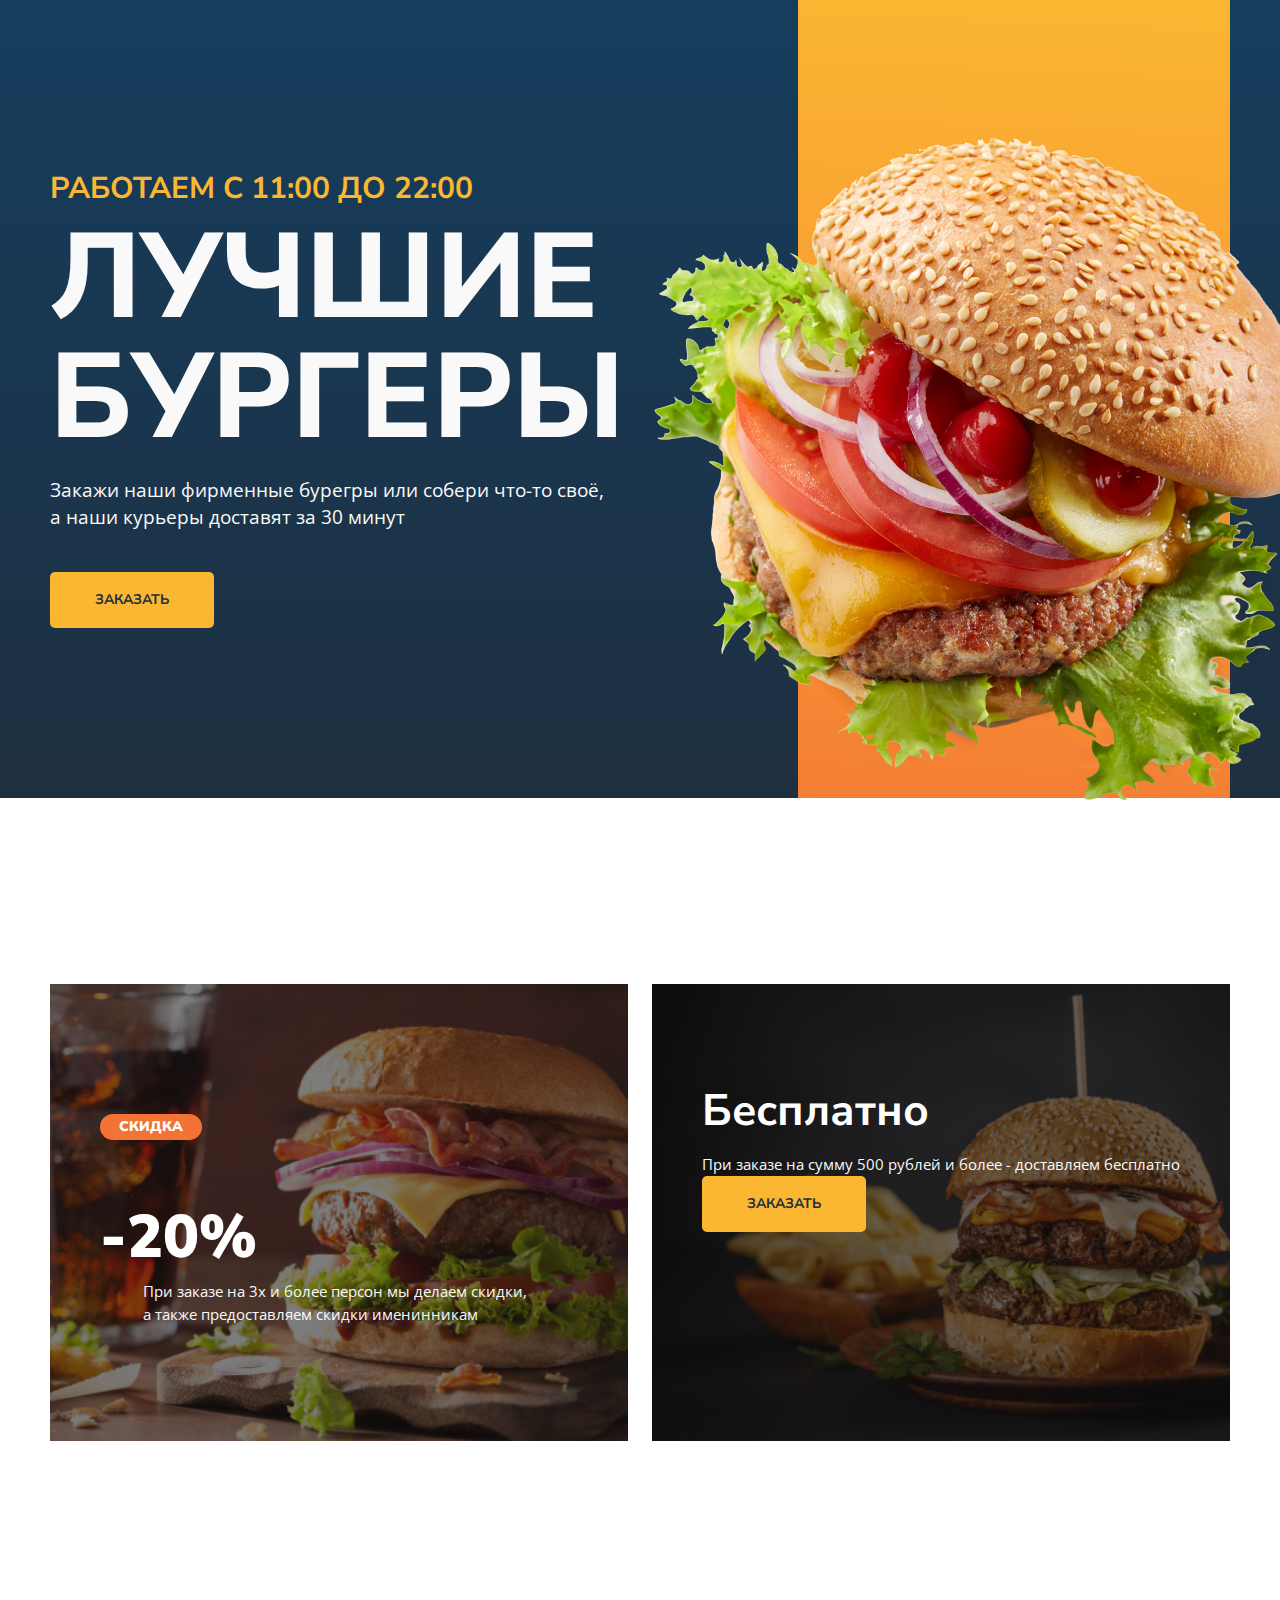
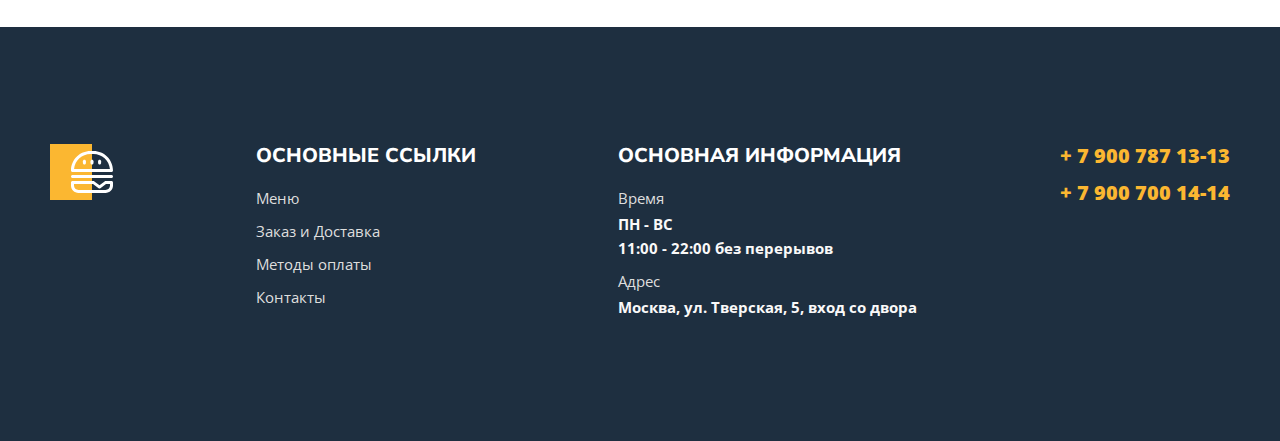
<file: index.html>
<!DOCTYPE html>
<html lang="ru">
<head>
    <meta charset="UTF-8">
    <meta http-equiv="X-UA-Compatible" content="IE=edge">
    <meta name="viewport" content="width=device-width, initial-scale=1.0">
    <title>Burgers</title>
    <link rel="preconnect" href="https://fonts.googleapis.com">
    <link rel="preconnect" href="https://fonts.gstatic.com" crossorigin>
    <link href="https://fonts.googleapis.com/css2?family=Nunito+Sans:wght@600;700;800;900&family=Open+Sans:wght@400;600;700&display=swap" rel="stylesheet">
    <link rel="stylesheet" href="styles/main.css">
    <link rel="stylesheet" href="/styles/normalize.css">
</head>
<body>
    <div class="main">
        <div class="wrapper">
            <div class="content">
                <h1 class="content-title">
                    <span>работаем с 11:00 до 22:00</span>
                    лучшие бургеры
                </h1>
                <p class="content-text">Закажи наши фирменные бурегры или собери что-то своё, а&nbsp;наши курьеры доставят за&nbsp;30&nbsp;минут</p>
                <a class="content-link" href="/menu.html">заказать</a>
            </div>
            <div class="visual">
                <div class="visual-bg"></div>
                <img src="/images/burger.png" alt="Burger">
            </div>
        </div>
    </div>
    <div class="promo">
        <div class="wrapper">
            <div class="promo-left">
                <p class="sale">Скидка</p>
                <p class="cost">-20%</p>
                <p class="description">При заказе на 3х и более персон мы делаем скидки, а также предоставляем скидки именинникам</p>
            </div>
            <div class="promo-right">
                <p class="free">Бесплатно</p>
                <p class="promo-description">При заказе на сумму 500 рублей и более - доставляем бесплатно</p>
                <a href="#">заказать</a>
            </div>
        </div>
    </div>
    <div class="footer">
        <div class="container">
            <div class="footer-box">
                <div class="footer-item">
                    <img class="footer-logo" src="/images/Logo_light.svg" alt="Logo">
                </div>
                <div class="footer-item">
                    <h2>основные ссылки</h2>
                    <ul class="footer-list">
                        <li><a href="">Меню</a></li>
                        <li><a href="">Заказ и Доставка</a></li>
                        <li><a href="">Методы оплаты</a></li>
                        <li><a href="">Контакты</a></li>
                    </ul>
                </div>
                <div class="footer-item">
                    <h2>основная информация</h2>
                    <ul class="footer-list">
                        <li>
                            <span>Время</span>
                            ПН - ВС <br>
                            11:00 - 22:00 без перерывов
                        </li>
                        <li>
                            <span>Адрес</span>
                            Москва, ул. Тверская, 5, вход со двора
                        </li>
                    </ul>
                </div>
                <div class="footer-tel">
                    <ul class="footer-list footer-list-tel">
                        <li>
                            <a href="tel:+79007871313">+ 7 900 787 13-13</a>
                        </li>
                        <li>
                            <a href="tel:+79007001414">+ 7 900 700 14-14</a>
                        </li>
                    </ul>
                </div>
            </div>
        </div>
    </div>
</body>
</html>
</file>
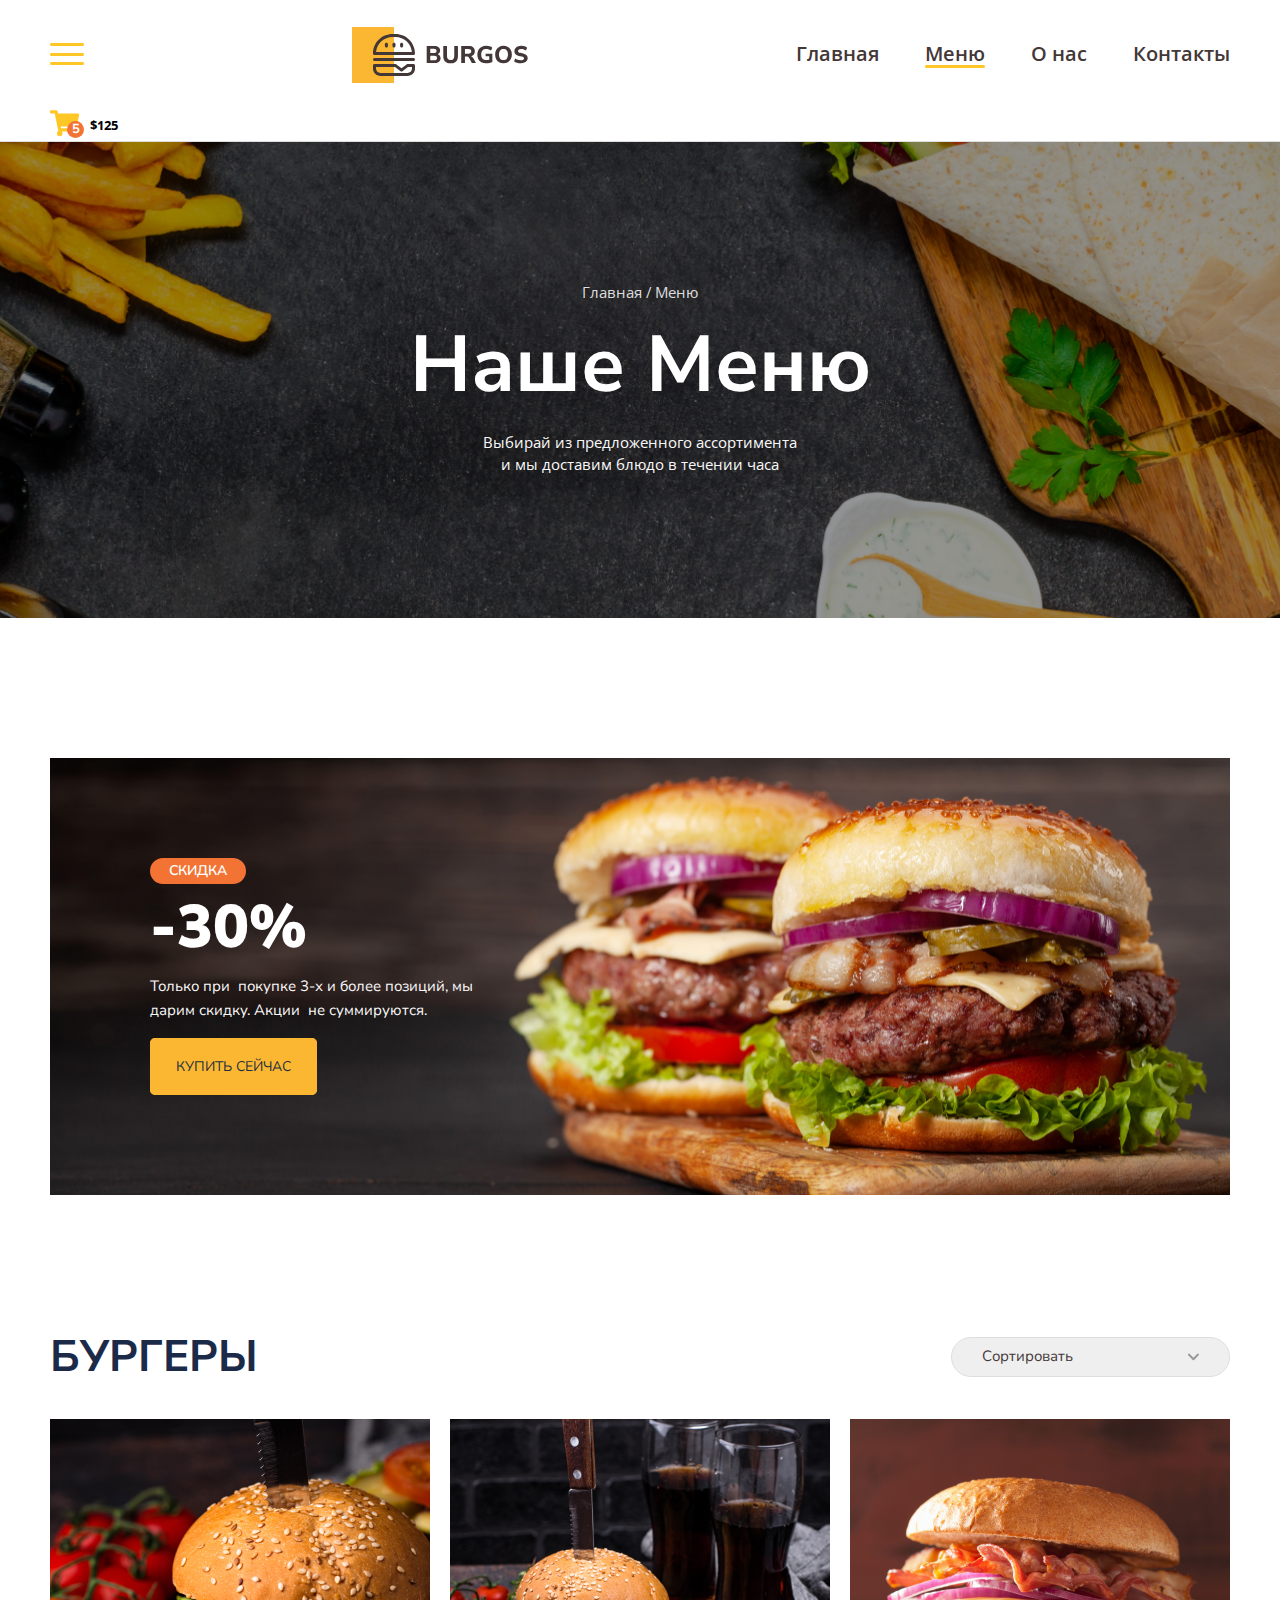
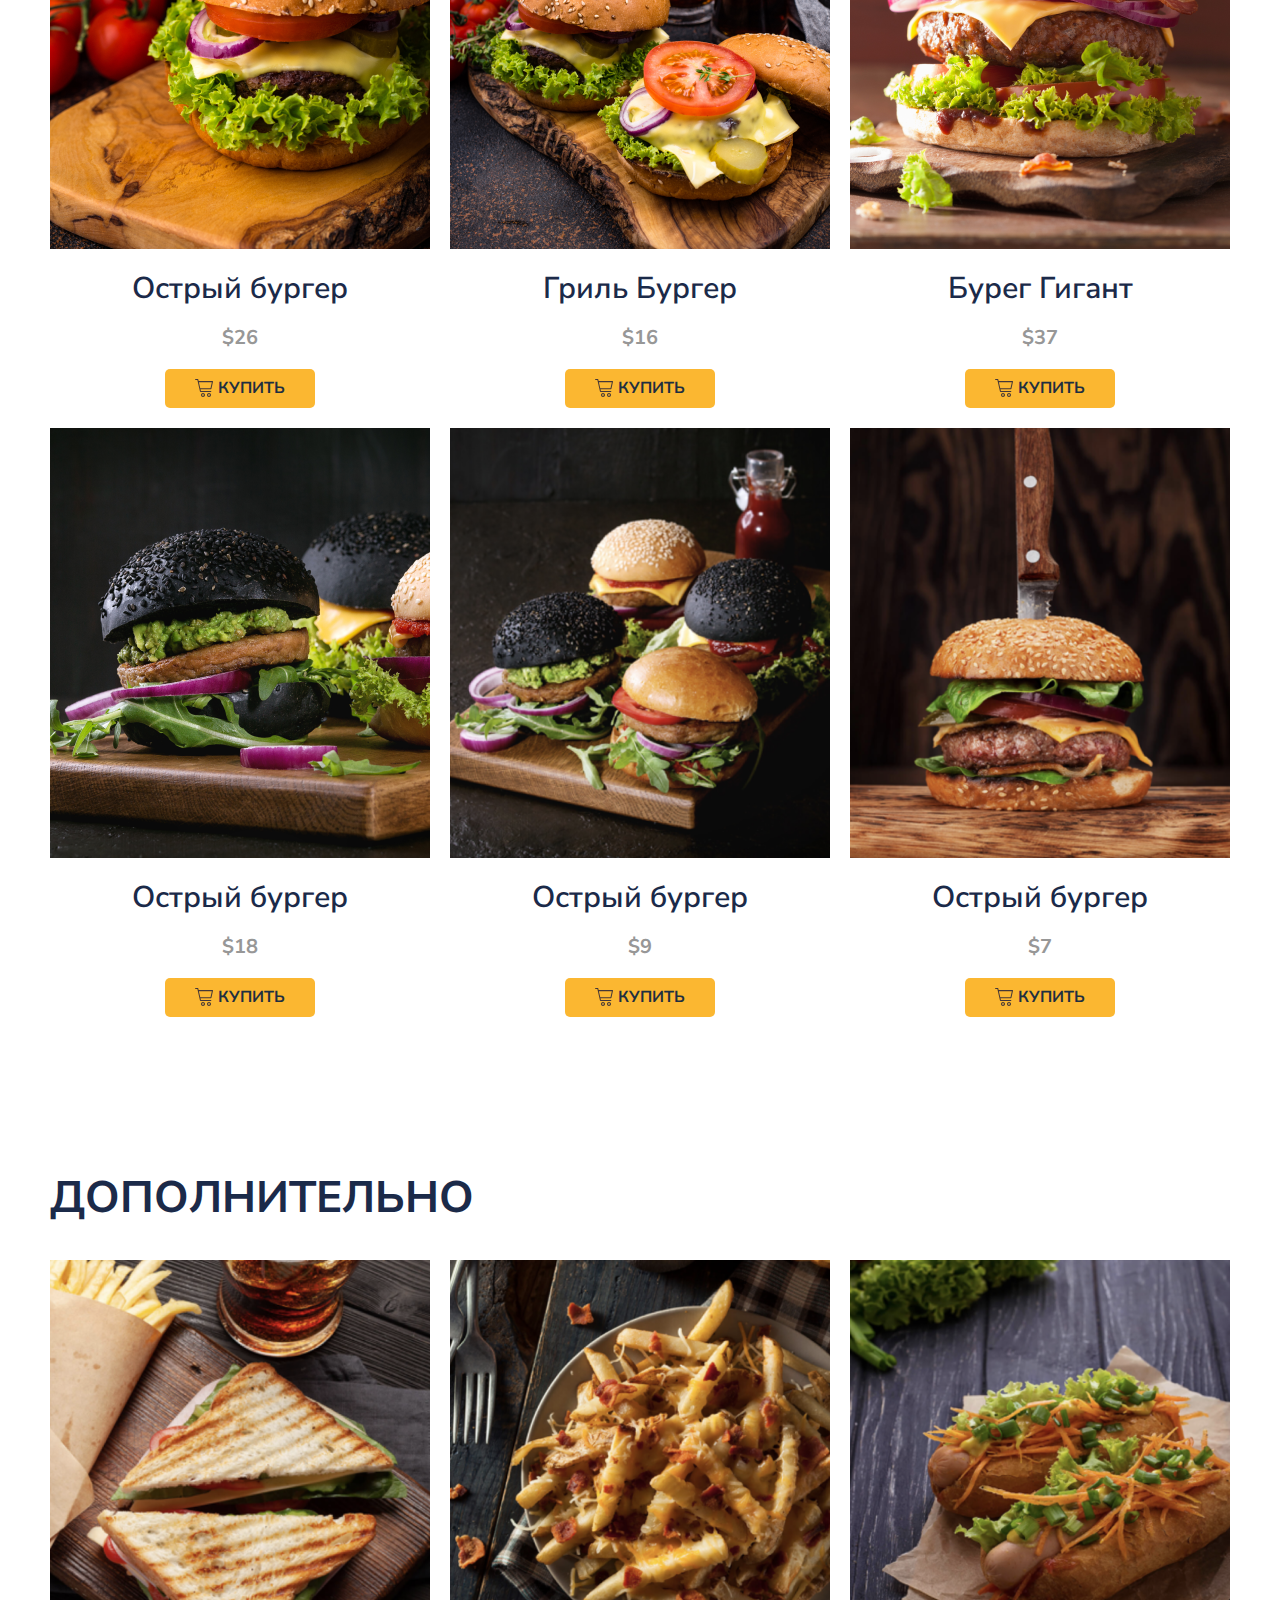
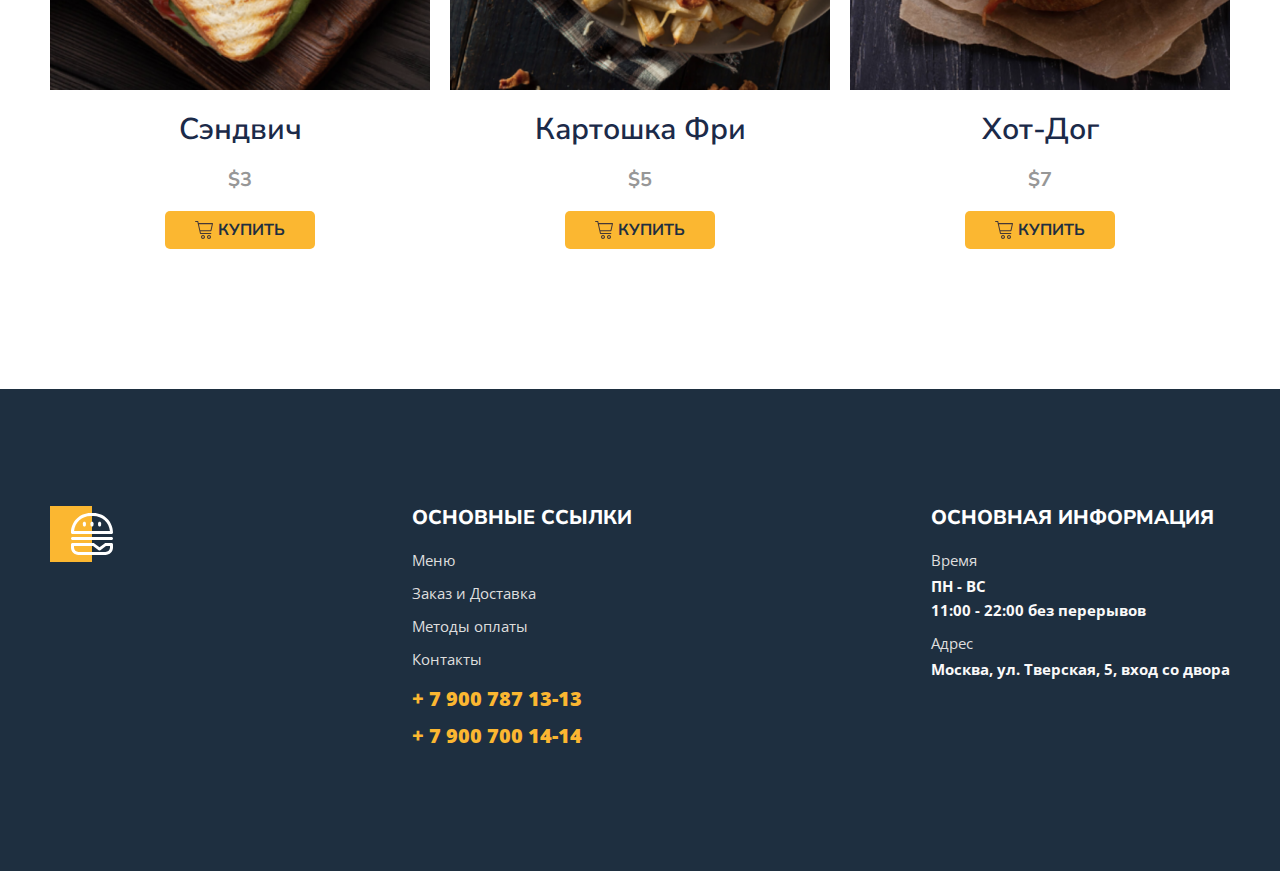
<file: menu.html>
<!DOCTYPE html>
<html lang="ru">
<head>
    <meta charset="UTF-8">
    <meta http-equiv="X-UA-Compatible" content="IE=edge">
    <meta name="viewport" content="width=device-width, initial-scale=1.0">
    <title>Document</title>
    <link rel="stylesheet" href="/styles/main.css">
    <link href="https://fonts.googleapis.com/css2?family=Nunito+Sans:wght@600;700;800;900&family=Open+Sans:wght@400;600;700&display=swap" rel="stylesheet">
    <link rel="stylesheet" href="/styles/normalize.css">
</head>
<body>
    <header id="#headerTop">
        <div class="container">
            <div class="header">
                    <div class="header-burger">
                        <button class="burger" onclick="openModal(burger)" >
                        </button>
                    </div>
                <a href="#" class="header-logo"></a>
                    <nav>
                        <ul class="header-nav">
                            <li> <a href="/index.html">Главная</a></li>
                            <li> <a href="#" class="active">Меню</a></li>
                            <li> <a href="#">О нас</a></li>
                            <li> <a href="#">Контакты</a></li>
                        </ul>
                    </nav>
                </div>
               <button type="button" class="button" >
                <span  class="button-item" >
                    <img src="images/cart.svg" alt="Корзина">
                    <span class="button-count">5</span>
                </span>
                <span  class="button-text">$125</span>
                </button>
            </div>
        </div>
    </header>
    <div class="bg">
        <div class="container">
            <ul class="breadcrumbs">
                <li><a href="/index.html">Главная</a></li>
                <li><a href="#">Меню</a></li>
            </ul>
            <h1 class="title">Наше Меню</h1>
            <p class="description" >Выбирай из предложенного ассортимента и мы доставим блюдо в течении часа</p>
        </div>
    </div>
    <main>
        <div class="banner">
            <div class="container">
                <div class="banner-box">
                    <h2 class="banner-title" >
                        <span>скидка</span>
                        -30%
                    </h2>
                    <p class="banner-text" >
                        Только при&nbsp; покупке 3-х и более позиций,
                            мы&nbsp; дарим скидку. Акции&nbsp; не суммируются.
                    </p>
                    <a href="#menuBurger"  class="banner-link">купить сейчас</a>
                </div>
            </div>
        </div>
        <section class="menu" id="menuBurger">
            <div class="container">
                <div class="menu-header">
                    <h2 class="menu-title">
                        Бургеры
                    </h2>
                    <select name="" id="" class="menu-select" >
                        <option value="">Сортировать</option>
                        <option value="up">По возрастанию</option>
                        <option value="down">По убыванию</option>
                    </select>
                </div>
                <div class="menu-grid">
                    <div class="menu-grid-item">
                        <div class="menu-grid-cover">
                            <img src="images/menu/01.png" alt="Бургер">
                        </div>
                        <p class="menu-grid-title">Острый бургер</p>
                        <p class="menu-grid-price">$26</p>
                        <button type="button" class="menu-grid-btn"> 
                         <span  class="menu-grid-icon"></span>
                         <span class="menu-grid-text">купить</span>   
                        </button>
                    </div>
                    <div class="menu-grid-item">
                        <div class="menu-grid-cover">
                            <img src="images/menu/02.png" alt="Бургер">
                        </div>
                        <p class="menu-grid-title">Гриль Бургер</p>
                        <p class="menu-grid-price">$16</p>
                        <button type="button" class="menu-grid-btn"> 
                         <span  class="menu-grid-icon"></span>
                         <span class="menu-grid-text">купить</span>   
                        </button>
                    </div>
                    <div class="menu-grid-item" >
                        <div class="menu-grid-cover">
                            <img src="images/menu/03.png" alt="Бургер">
                        </div>
                        <p class="menu-grid-title">Бурег Гигант</p>
                        <p class="menu-grid-price">$37</p>
                        <button type="button" class="menu-grid-btn"> 
                         <span  class="menu-grid-icon"></span>
                         <span class="menu-grid-text">купить</span>   
                        </button>
                    </div>
                    <div class="menu-grid-item" >
                        <div class="menu-grid-cover">
                            <img src="images/menu/04.png" alt="Бургер">
                        </div>
                        <p class="menu-grid-title">Острый бургер</p>
                        <p class="menu-grid-price">$18</p>
                        <button type="button" class="menu-grid-btn"> 
                         <span  class="menu-grid-icon"></span>
                         <span class="menu-grid-text">купить</span>   
                        </button>
                    </div>
                    <div class="menu-grid-item" >
                        <div class="menu-grid-cover">
                            <img src="images/menu/05.png" alt="Бургер">
                        </div>
                        <p class="menu-grid-title">Острый бургер</p>
                        <p class="menu-grid-price">$9</p>
                        <button type="button" class="menu-grid-btn"> 
                         <span  class="menu-grid-icon"></span>
                         <span class="menu-grid-text">купить</span>   
                        </button>
                    </div>
                    <div class="menu-grid-item" >
                        <div class="menu-grid-cover">
                            <img src="images/menu/06.png" alt="Бургер">
                        </div>
                        <p class="menu-grid-title">Острый бургер</p>
                        <p class="menu-grid-price">$7</p>
                        <button type="button" class="menu-grid-btn"> 
                         <span  class="menu-grid-icon"></span>
                         <span class="menu-grid-text">купить</span>   
                        </button>
                    </div>
                </div>
        </section>
        <section class="menu menu-other ">
            <div class="container">
                <div class="menu-header">
                    <h2 class="menu-title">
                        Дополнительно
                    </h2>
                </div>
                <div class="menu-grid menu-other">
                    <div class="menu-grid-item">
                        <div class="menu-grid-cover">
                            <img src="images/menu/07.png" alt="">
                        </div>
                        <p class="menu-grid-title">Сэндвич</p>
                        <p class="menu-grid-price">$3</p>
                        <button type="button" class="menu-grid-btn"> 
                         <span  class="menu-grid-icon"></span>
                         <span class="menu-grid-text">купить</span>   
                        </button>
                    </div>
                    <div class="menu-grid-item">
                        <div class="menu-grid-cover">
                            <img src="images/menu/08.png" alt="">
                        </div>
                        <p class="menu-grid-title">Картошка Фри</p>
                        <p class="menu-grid-price">$5</p>
                        <button type="button" class="menu-grid-btn"> 
                         <span  class="menu-grid-icon"></span>
                         <span class="menu-grid-text">купить</span>   
                        </button>
                    </div>
                    <div class="menu-grid-item">
                        <div class="menu-grid-cover">
                            <img src="images/menu/09.png" alt="">
                        </div>
                        <p class="menu-grid-title">Хот-Дог</p>
                        <p class="menu-grid-price">$7</p>
                        <button type="button" class="menu-grid-btn"> 
                         <span  class="menu-grid-icon"></span>
                         <span class="menu-grid-text">купить</span>   
                        </button>
                    </div>
             </div>
         </section>
    </main>
    <footer>
        <div class="footer">
            <div class="container">
                <div class="footer-box">
                    <div class="footer-item">
                        <img class="footer-logo" src="/images/Logo_light.svg" alt="Logo">
                    </div>
                    <div class="footer-item">
                        <h2>основные ссылки</h2>
                        <ul class="footer-list">
                            <li><a href="menu.html">Меню</a></li>
                            <li><a href="">Заказ и Доставка</a></li>
                            <li><a href="">Методы оплаты</a></li>
                            <li><a href="">Контакты</a></li>
                        </ul>
                        <ul class="footer-list footer-list-tel">
                            <li>
                                <a href="tel:+79007871313">+ 7 900 787 13-13</a>
                            </li>
                            <li>
                                <a href="tel:+79007001414">+ 7 900 700 14-14</a>
                            </li>
                        </ul>
                    </div>
                    <div class="footer-item">
                        <h2>основная информация</h2>
                        <ul class="footer-list">
                            <li>
                                <span>Время</span>
                                ПН - ВС <br>
                                11:00 - 22:00 без перерывов
                            </li>
                            <li>
                                <span>Адрес</span>
                                Москва, ул. Тверская, 5, вход со двора
                            </li>
                        </ul>
                    </div>
                    <!-- 
                    <div class="footer-tel">  
                        <ul class="footer-list footer-list-tel">
                            <li>
                                <a href="tel:+79007871313">+ 7 900 787 13-13</a>
                            </li>
                            <li>
                                <a href="tel:+79007001414">+ 7 900 700 14-14</a>
                            </li>
                        </ul>
                    </div>
                       -->
                </div>
            </div>
        </div>
    </footer>
    <a href="#headerTop" class="button-up hidden" id="btnUp" >Наверх</a>
    <script>
        //Smooth Scroll
        const links = document.querySelectorAll(".banner-link");
      for (const link of links) {
        link.addEventListener("click", clickHandler);
            }
        function clickHandler(e) {
        e.preventDefault();
        const href = this.getAttribute("href");
        document.querySelector(href).scrollIntoView({
        behavior: "smooth"
        });
        }
        
        //Button up
        window.onscroll = function(){scrollFunction()};

    const upbuttons = document.querySelectorAll(".button-up");

    for (const upbutton of upbuttons) {
    upbutton.addEventListener("click", clickHandler);
    }

    function clickHandler(e) {
    e.preventDefault();
    const href = this.getAttribute("href");

    document.querySelector(href).scrollIntoView({
        behavior: "smooth"
    });
    }
        
    function scrollFunction(){
        if ( document.body.scrollTop > 1000 || document.documentElement.scrollTop > 1000){
            document.getElementById('btnUp').className = 'button-up visible';
        } else {
            document.getElementById('btnUp').className = 'button-up hidden';
        }
    }
    
      // Menu
      function openModal() {
           document.getElementById("").style.top = "0px";
       }

       function closeModal() {
           document.getElementById("").style.top = "-400px";
       }

 </script>
</body>
</html>
</file>
<file: styles/main.css>
body{
    font-family: 'Nunito Sans', sans-serif;
}
.container{
    max-width: 1180px;
    margin: 0 auto;
    padding-left: 15px;
    padding-right: 15px;
}
header{
    border-bottom: 1px solid #dedede;
}
.header{
    font-family: 'Open Sans', sans-serif;
    display: flex;
    align-items: center;
    justify-content: space-between;
    padding-top: 26px;
    padding-bottom: 26px;
}
.header-item{
    display: flex;
    align-items: center;
    justify-content: space-between;
    flex-basis: 68.5%;
}
.header-logo{
    display: block;
    background-image: url(../images/Logo.svg);
    width: 176px;
    height: 56px;
    background-repeat: no-repeat;
    background-size: cover;
}
.header-nav{
    display: flex;
    list-style: none;
    padding-left: 0;
    gap: 46px;
}
.header-nav a{
    font-weight: 600;
    font-size: 20px;
    color: #443737;
    text-decoration: none;
}
.header-nav a:hover{
    color: #FFC725;

}
.header-nav a::after{
    content: ' ';
    width: 100%;
    height: 3px;
    border-radius: 1.5px;
    background: transparent;
    display: block;
}
.header-nav a.active::after{
    content: ' ';
    width: 100%;
    height: 3px;
    border-radius: 1.5px;
    background: #FFC725;
    display: block;
}
.button{
    display: flex;
    align-items: center;
    background-color: transparent;
    border: none;
    padding: 0;
    gap: 10px;
    cursor: pointer;
}
.button-item{
    position: relative;
}
.button-count{
    font-weight: 700;
    font-size: 13px;
    color: #fff;
    background: #F37335;
    border-radius: 100%;
    position: absolute;
    width: 17px;
    height: 17px;
    text-align: center;
    line-height: 1.3;
    bottom: 3px;
    right: -4px;
}
.button-text{
    font-family: 'Open Sans', sans-serif;
    font-weight: 700;
    font-size: 13px;
}
.bg{
    text-align: center;
    color: #fff;
    background-image: url(../images/bg.png);
    background-size: cover;
    padding: 142px;
    background-position: center center;
    margin-bottom: 140px;
}
.breadcrumbs{
    padding-left: 0;
    margin-top: 0;
    list-style: none;
    display: flex;
    justify-content: center;
    gap: 7px;
}
.breadcrumbs a{
    font-family: 'Open Sans', sans-serif;
    color: #dedede;
    font-size: 15px;
    text-decoration: none;
}
.breadcrumbs a:hover{
    color: #FFC725;
}
.breadcrumbs a:hover::before{
    color: #dedede;
}
.breadcrumbs a::before{
    content: '/';
    position: relative;
    left: -3px;
    pointer-events: none;
}
.breadcrumbs li:first-child  a::before{
    display: none;
}
.title{
    font-weight: 700;
    font-size: 79px;
    margin-top: 17px;
    margin-bottom: 20px;
}
.description{
    font-family: 'Open Sans', sans-serif;
    font-size: 15px;
    line-height: 1.5;
    color: #FAF9F9;
    max-width: 320px;
    margin: 0 auto;
}
.banner-box{
    background-image:  url(/images/banner.png);
    background-repeat: no-repeat;
    background-size: cover;
    background-position: center center;
    padding: 100px  100px 120px;
    margin-bottom: 80px;
}
.banner-title{
    font-size: 60px;
    font-weight: 900;
    color: #fff;
    margin-top: 0;
    margin-bottom: 12px;
}
.banner-title span{
    font-size: 14px;
    font-family: 'Open Sans' sans-serif;
    font-weight: 600;
    text-transform: uppercase;
    background-color: #F37335;
    border-radius: 14px;
    padding: 5px 0;
    display: block;
    max-width: 96px;
    text-align: center;
    margin-bottom: 9px;
}
.banner-text{
    color: #FAF9F9;
    font-size: 15px;
    line-height: 1.6;
    font-family: 'Open Sans' sans-serif;
    max-width: 353px;
    margin-top: 0;
    margin-bottom: 35px;
}
.banner-link{
    font-size: 14px;
    padding: 18px 25px;
    text-transform: uppercase;
    text-decoration: none;
    color: #1e2f40;
    background-color: #FBB731;
    border-radius: 5px;
    border:1px solid #FBB731;
    margin-bottom: 35px;
    transition: 0.3s;
}
.menu{
    padding-top:20px;
}
.banner-link:hover{
    background-color: transparent;
    color: #FBB731;
}
.menu-header{
    display: flex;
    align-items: center;
    justify-content: space-between;
}
.menu-title{
    font-family: 'Nunito Sans' sans-serif;
    font-weight: 700;
    font-size: 44px;
    text-transform: uppercase;
    color: #1B2A49;
}
.menu-select{
    border: 1px solid #DEDEDE;
    padding: 10px 30px;
    border-radius: 22px;
    color: #443737;
    font-size: 15px;
    appearance: none;
    flex-basis: 279px;
    background-image: url(/images/arrow.svg);
    background-size: 12.79px 7.75px;
    background-repeat: no-repeat;
    background-position: 89% center;
}
.menu-grid{
    display: grid;
    grid-template-columns: repeat(3, 1fr);
    gap: 20px;
    margin-bottom: 100px;
}
.menu-grid-cover{
    width: 100%;
    height: 430px;
    position: relative;
    overflow: hidden;
    margin-bottom: 23px;
}
.menu-grid-cover img{
    position: absolute;
    left: 50%;
    top: 50%;
    transform: translate(-50%, -50%);
    object-fit: cover;
}
.menu-grid-title{
    font-family: 'Nunito Sans' sans-serif;
    font-weight: 600;
    text-align: center;
    font-size: 30px;
    color: #1B2A49;
    margin: 0;
}
.menu-grid-price{
    font-family: 'Nunito Sans' sans-serif;
    font-weight: 700;
    font-size: 20px;
    color: #979797;
    text-align: center;
}
.menu-grid-btn{
    display: flex;
    background: #FBB731;
    border: none;
    border-radius: 5px;
    padding: 10px 30px;
    margin: 0 auto;
    gap: 5px;
}
.menu-grid-icon{
    display: block;
    background-image: url(/images/menu/cart.svg);
    background-size: cover;
    width: 18px;
    height: 18px;
}
.menu-grid-text{
    font-family: 'Nunito Sans' sans-serif;
    font-weight: 700;
    color: #1E2F40;
    text-transform: uppercase;
}
.footer{
    background: #1E2F40;
    color: #fff;
    padding-top: 117px;
    padding-bottom: 106px;
    margin-top: 140px;
}
.footer-box{
    display: flex;
    justify-content: space-between;
}
.footer-logo {
    width: 63px;
    height: 56px;
}
.footer-item {
    flex: 0 0 auto;
}
.footer-item h2 {
    font-size: 20px;
    font-weight: 800;
    text-transform: uppercase;
    margin-bottom: 19px;
    margin-top: 0;
}
.footer-list li {
    margin-bottom: 9px;
    font-family: 'Open Sans', sans-serif;
    font-size: 15px;
    color: #FAF9F9;
    font-weight: 700;
    line-height: 24px;
}
.footer-list a {
    color: #DEDEDE;
    text-decoration: none;
    font-weight: 400;
}
.footer-item span {
    color: #DEDEDE;
    display: block;
    font-weight: 400;
    margin-bottom: 2px;
}
.footer-list-tel{
    margin-top: 0;
}
.footer-list-tel a{
    font-size: 20px;
    color: #FBB731;
    margin-top: 0;
    font-weight: 900;
}
.footer-list-tel li {
    margin-bottom: 12px;
}
.footer-list-tel a{
    font-size: 20px;
    color: #FBB731;
    margin-top: 0;
    font-weight: 900;
}
.footer-list{
    padding-left: 0;
    list-style: none;
}
.button-up{
    background-color: #FBB731;
    font-family: 'Nunito Sans' sans-serif;
    font-weight: 700;
    color: #1E2F40;
    text-transform: uppercase;
    text-decoration: none;
    padding: 5px 20px;
    position: fixed;
    bottom: 20px;
    right: 20px;
    border-radius: 5px;
    transition: 1s;
}
.button-up:hover{
    background-color: #F37335;
}
.button-up.hidden{
    opacity: 0;

}
.button-up.visible{
    opacity: 1;

}
/* style index *****************************************************************************************/
.main {
    background: linear-gradient(180deg, #0C4C7B -100%, #1E2F40 100%);
}
.wrapper {
    max-width: 1180px;
    margin: 0 auto;
    display: flex;
    justify-content: space-between;
}
.content {
    color: #FAF9F9;
    flex: 0 0 580px;
    padding-top: 170px;
    padding-bottom: 170px;
}
.content-title{
    font-size: 120px;
    font-weight: 800;
    text-transform: uppercase;
    line-height: 120px;
    margin-bottom: 40px;
    margin-top: 0;
    margin-bottom: 0;
}
.content-title span {
    color: #FBB731;
    font-size: 30px;
    font-weight: 700;
    line-height: 38px;
    display: block;
    margin-bottom: 10px;
}
.content-text{
    font-family: 'Open Sans', sans-serif;
    font-size: 19px;
    line-height: 1.4;
    margin-bottom: 42px;
}
.content-link,
.promo a {
    color: #1E2F40;
    background-color: #FBB731;
    border-radius: 5px;
    text-decoration: none;
    padding: 20px 45px;
    display: inline-block;
    text-transform: uppercase;
    font-size: 14px;
    font-weight: 700;
}
.visual {
    flex-grow: 1;
    display: flex;
    justify-content: flex-end;
    position: relative;
}
.visual-bg {
    width: 432px;
    height: 100%;
    background: linear-gradient(2.42deg, #F37335 -19.6%, #FBB731 100.79%, #FDC830 100.79%);
}
.main img {
    width: 829px;
    position: absolute;
    right: -168px;
}
.promo {
    padding-top: 186px;
    padding-bottom: 46px;
}
.promo-left,
.promo-right {
    flex: 0 0 49%;
    color: #fff;
    box-sizing: border-box;
    background-repeat: no-repeat;
    background-size: cover;
    background-position: center;
}
.promo-left {
    background-image: url(../images/promo-left.png);
    padding: 116px 50px;
}
.promo-right {
    background-image: url(../images/promo-right.png);
    padding: 102px 50px;
}
.sale {
    font-size: 14px;
    font-weight: 900;
    background: #F37335;
    padding: 5px 19px;
    border-radius: 14px;
    display: inline-block;
    text-transform: uppercase;
    margin-bottom: 3px;
}
.cost {
    font-size: 60px;
    font-weight: 900;
    margin-bottom: 8px;
}
.promo-description {
    font-family: 'Open Sans', sans-serif;
    color: #FAF9F9;
    font-size: 15px;
    line-height: 24px;
    margin-bottom: 0;
}
.promo-left .description {
    max-width: 392px;
}
.promo-right .description {
    max-width: 300px;
    margin-bottom: 20px;
}
.free {
    font-size: 44px;
    font-weight: 700;
    margin-bottom: 10px;
    margin-top: 0;
}
/* Modal */
.burger{
    width: 34px;
    height: 22px;
    background-color: transparent;
    background-image: url(../images/menu/Menu.svg);
    background-repeat: no-repeat;
    background-size: contain;
    border: none;
    cursor: pointer;
    
}
/**Responsive**/
@media(min-width){
    .footer-list +.footer-list-tel{
        display: none;
    }
}
@media(max-width: 1000px){
    .container{
        max-width: 738px;
    }
    .header-logo{
        width: 150px;
        height: 48px;
        background-size: contain;
    }
    .header-nav{
            gap: 22px;
    }
    .header-item{
        flex-basis: 75.5%;
    }
    .bg{
        margin-bottom: 72px;
    }
    .banner-box{
        background-position: -80px center;
        padding: 100px  100px 120px;
        margin-bottom: 80px;
    }
    .menu-grid{
        grid-template-columns: repeat(2, 1fr);
        gap: 50px 15px;
    }
    .menu-other{
        overflow: hidden;
        height: 620px;
    }
    .menu-other .menu-grid{
        display: flex;
        width: auto;
        height: 424px;
        overflow-x: scroll;
        overflow-y: hidden;
        padding-bottom: 90px;
    }
    .menu-other .menu-grid-item{
        flex: 0 0 281px;
    }
    .menu-other .menu-grid-cover,
    .menu-other .menu-grid-cover img{
        height: 320px;
    }
    .footer-tel{
        display: none;
    }
    .footer-list + .footer-list-tel{
        display: block;
    }
}
@media (max-width: 765px){
    nav{
        display: none;
    }
    .header{
        gap: 21px;
    }
}
@media( max-width: 568px){
    .breadcrumbs a{
        font-size: 15px;
    }
    .title{
        font-size: 38px;
    }
    .description{
        font-size: 12px;
    }
    .bg{
        padding: 55px 0;
    }
    .banner-box{
        background-position: 17% center;
        padding: 35px  24px 54px;
    }
}
@media(max-width:41px;){

}
@media(max-width:360px){
    .header-logo{
        width: 116px;
        height: 37px;
        background-size: contain;
    }
}
@media(max-width:320px){
    .banner-box{
        background-position: 17% center;
    
    }
}
</file>
